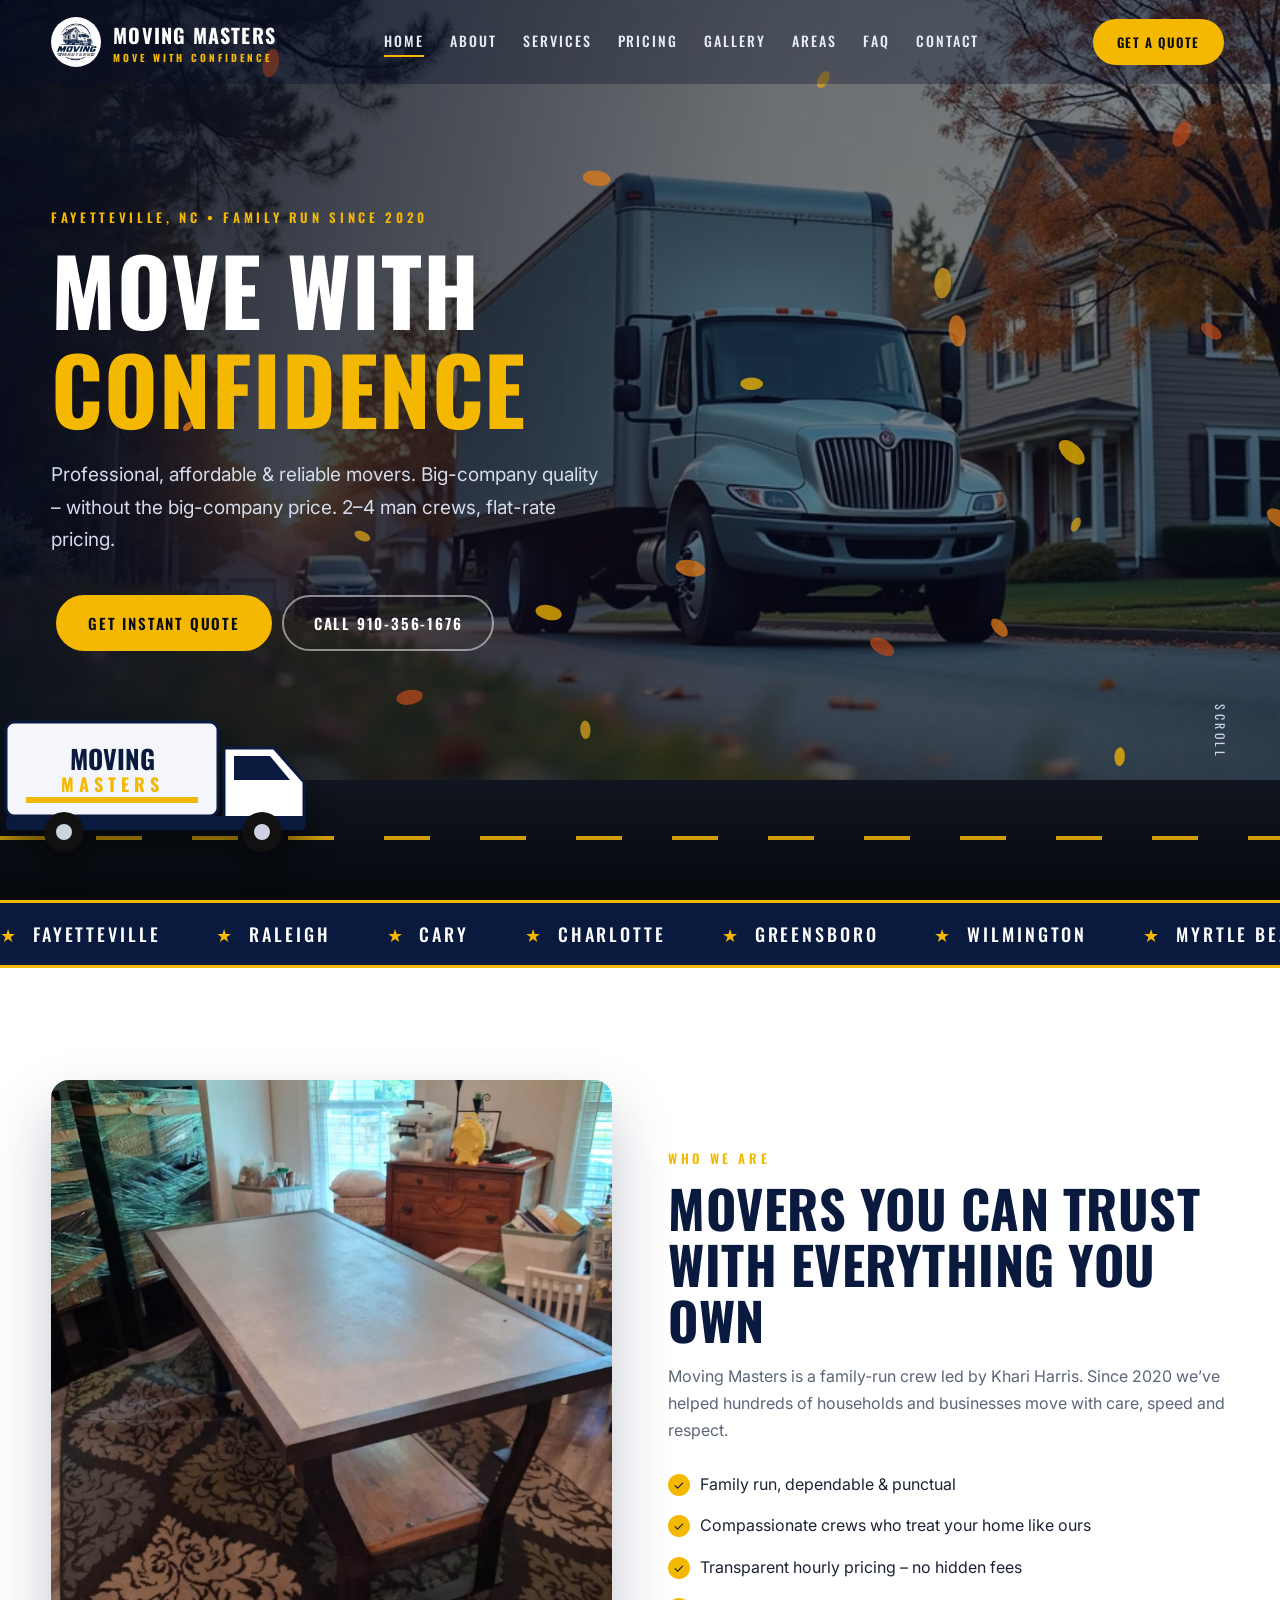
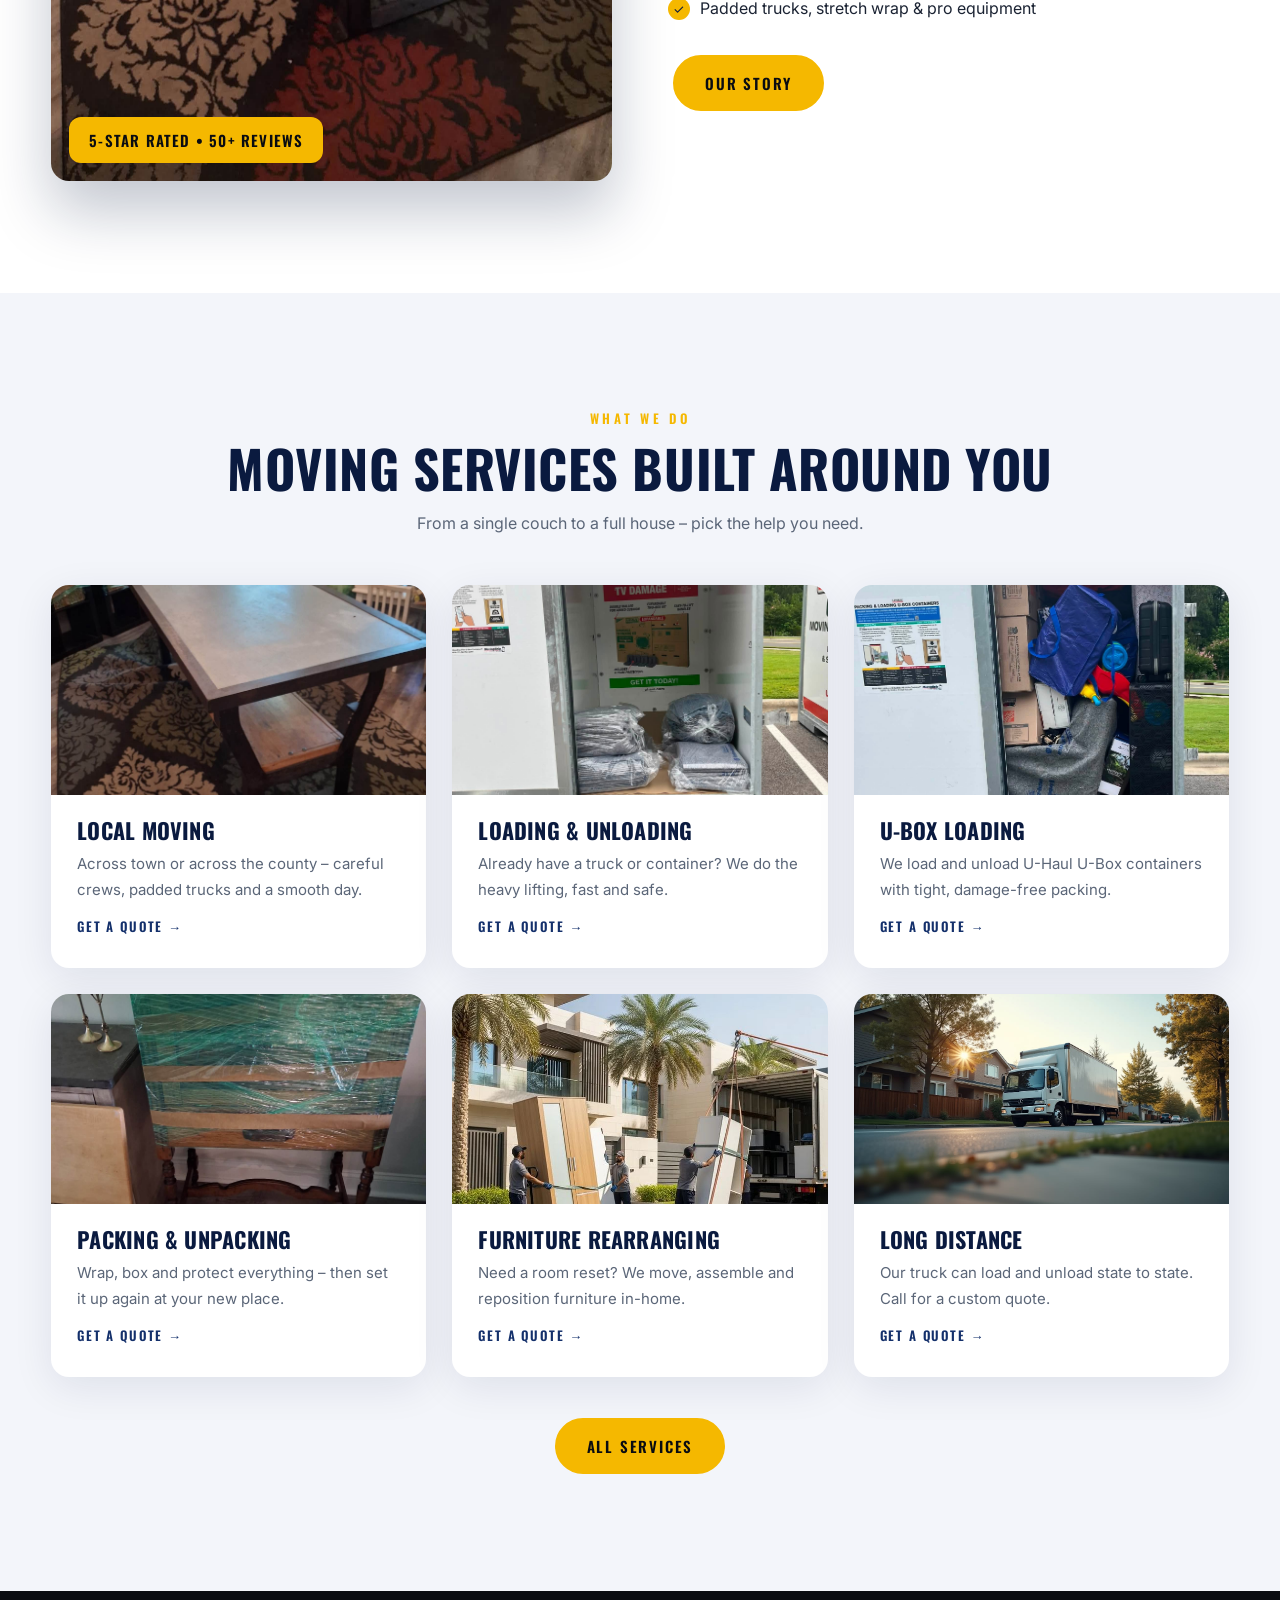
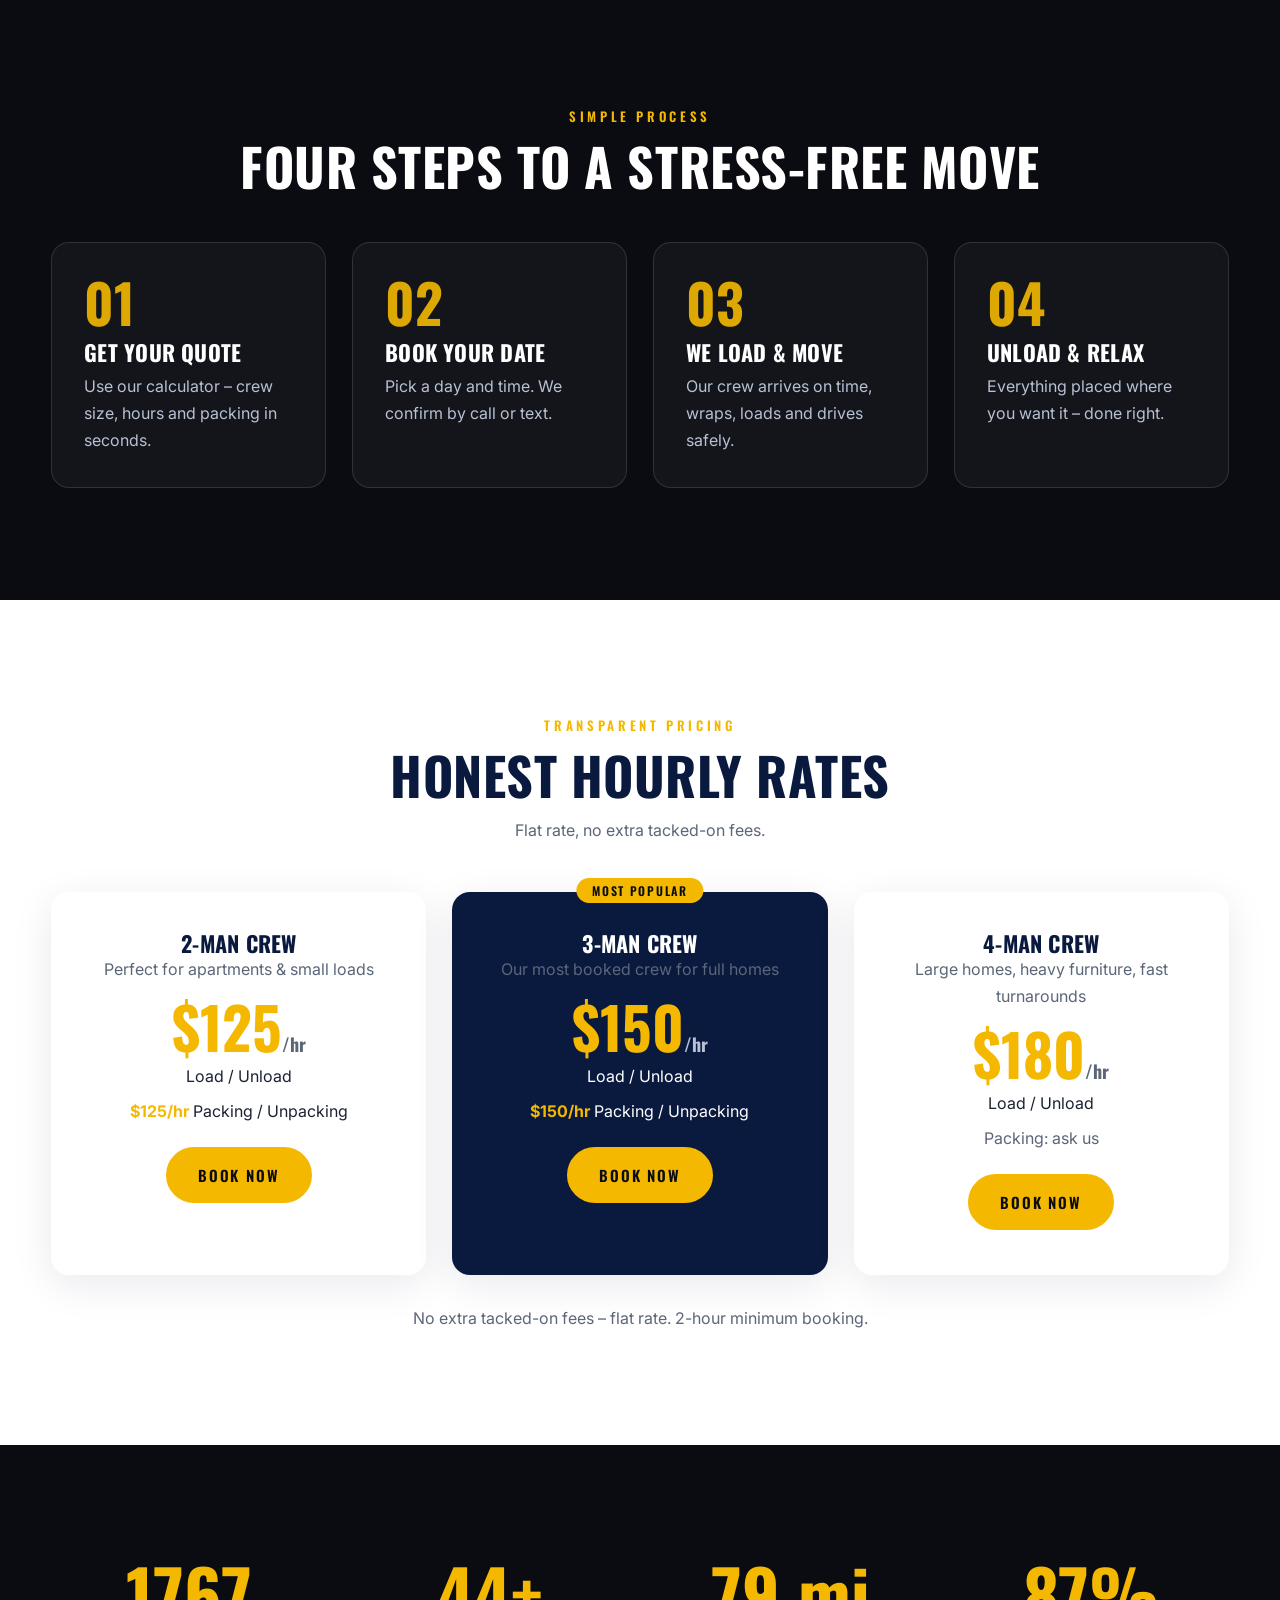
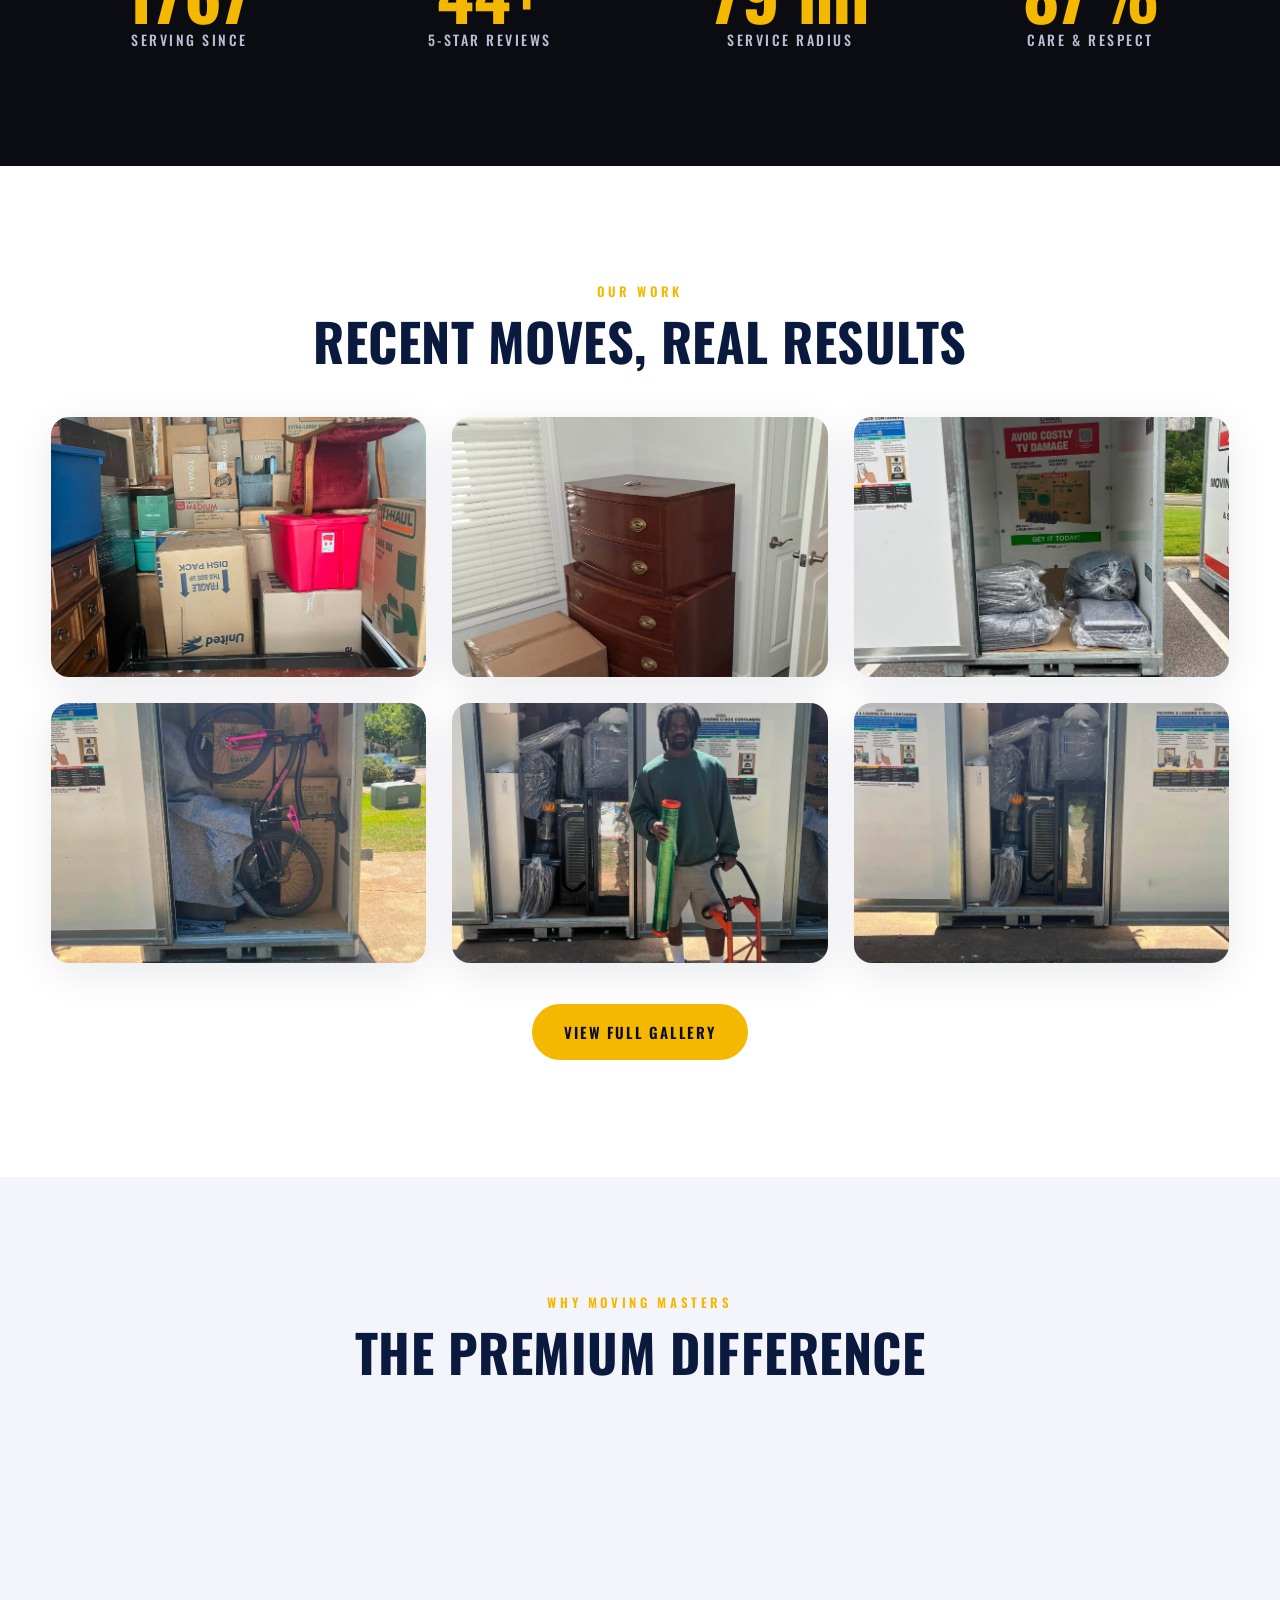
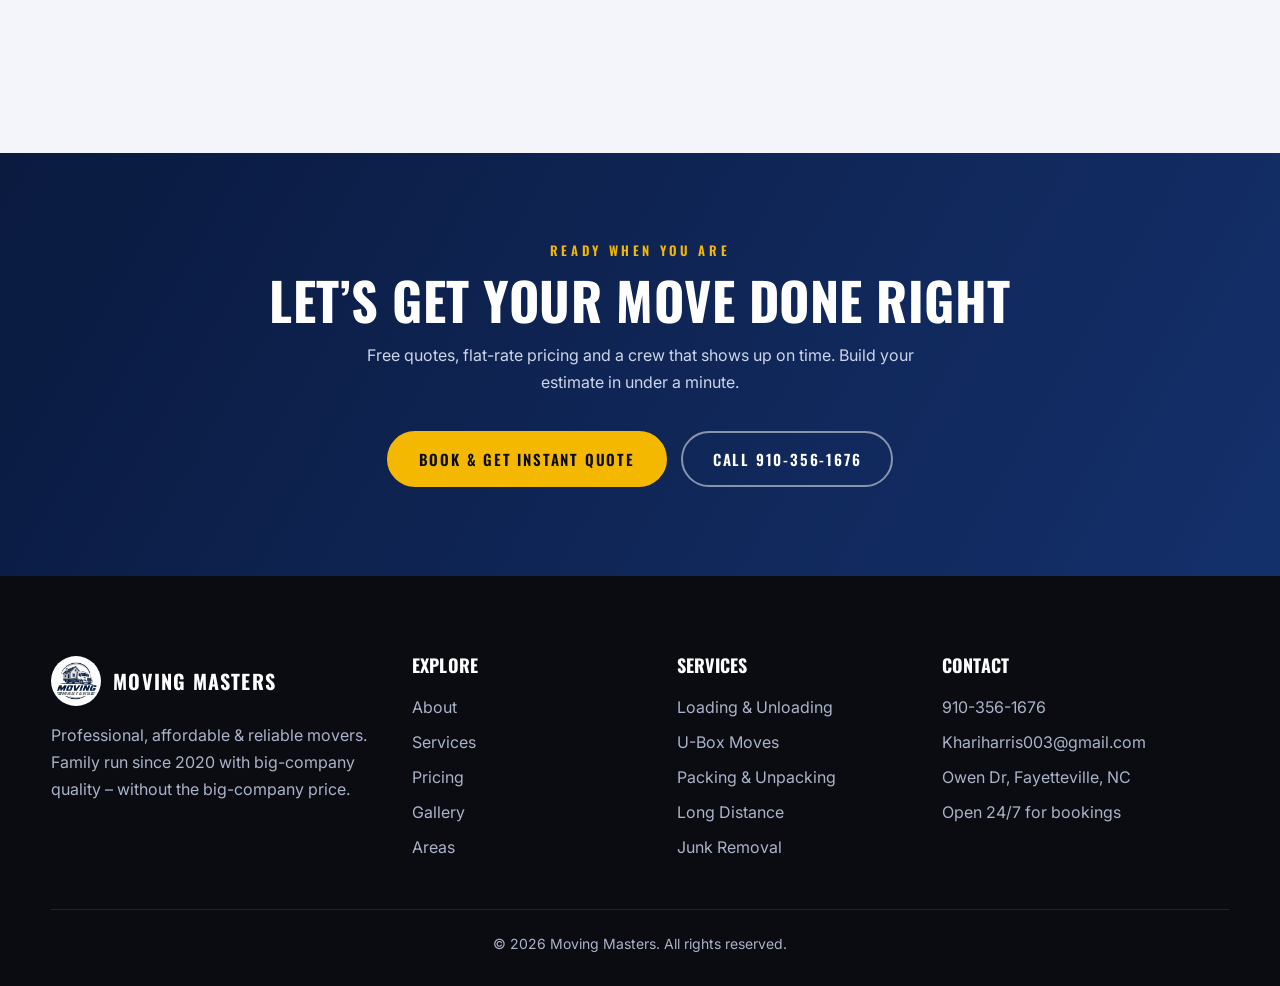
<file: index.html>
<!doctype html>
<html lang="en">
  <head>
    <meta charset="utf-8" />
    <meta
      name="viewport"
      content="width=device-width,initial-scale=1"
    />
    <title>
      Premium Movers in Fayetteville, NC | Moving Masters –
      Fayetteville, NC Movers
    </title>
    <meta
      name="description"
      content="Professional, affordable & reliable movers in Fayetteville, NC. Loading, unloading, U-Box, packing & long distance within 90 miles."
    />
    <meta
      name="theme-color"
      content="#0a1a3f"
    />
    <link
      rel="icon"
      href="assets/img/move-logo.jpg"
    />
    <link
      rel="preconnect"
      href="https://fonts.googleapis.com"
    />
    <link
      href="https://fonts.googleapis.com/css2?family=Inter:wght@400;500;600&family=Oswald:wght@400;500;600;700&display=swap"
      rel="stylesheet"
    />
    <link
      rel="stylesheet"
      href="css/style.css"
    />
    <script>
      document.documentElement.classList.add("js");
    </script>
  </head>
  <body>
    <header class="hd">
      <div class="wrap nav">
        <a
          class="brand"
          href="index.html"
          ><img
            src="assets/img/move-logo.jpg"
            alt="Moving Masters logo"
          /><span
            >Moving Masters<small
              >Move with confidence</small
            ></span
          ></a
        >
        <ul>
          <li>
            <a
              href="index.html"
              class="on"
              >Home</a
            >
          </li>
          <li><a href="about.html">About</a></li>
          <li><a href="services.html">Services</a></li>
          <li><a href="pricing.html">Pricing</a></li>
          <li><a href="gallery.html">Gallery</a></li>
          <li><a href="areas.html">Areas</a></li>
          <li><a href="faq.html">FAQ</a></li>
          <li><a href="contact.html">Contact</a></li>
        </ul>
        <a
          class="btn"
          href="booking.html"
          >Get a Quote</a
        ><button
          class="bg"
          aria-label="Menu"
        >
          <span></span><span></span><span></span>
        </button>
      </div>
    </header>
    <section class="hero">
      <div class="bgimg"></div>
      <canvas id="leaves"></canvas>
      <div class="wrap">
        <div class="in">
          <span class="eyebrow"
            >Fayetteville, NC • Family Run Since 2020</span
          >
          <h1>Move With <em>Confidence</em></h1>
          <p class="sub">
            Professional, affordable &amp; reliable movers.
            Big-company quality – without the big-company
            price. 2–4 man crews, flat-rate pricing.
          </p>
          <div>
            <a
              class="btn"
              href="booking.html"
              >Get Instant Quote</a
            ><a
              class="btn o"
              href="tel:910-356-1676"
              >Call 910-356-1676</a
            >
          </div>
        </div>
      </div>
      <span class="scroll">SCROLL</span>
      <div class="road"></div>
      <svg
        class="truck"
        viewBox="0 0 330 150"
        aria-hidden="true"
      >
        <rect
          x="6"
          y="14"
          width="212"
          height="94"
          rx="8"
          fill="#f4f6fb"
        />
        <rect
          x="6"
          y="14"
          width="212"
          height="94"
          rx="8"
          fill="none"
          stroke="#0a1a3f"
          stroke-width="3"
        />
        <path
          d="M26 92h172"
          stroke="#f5b800"
          stroke-width="6"
        />
        <text
          x="112"
          y="62"
          text-anchor="middle"
          font-family="Oswald,sans-serif"
          font-weight="700"
          font-size="26"
          fill="#0a1a3f"
        >
          MOVING
        </text>
        <text
          x="112"
          y="84"
          text-anchor="middle"
          font-family="Oswald,sans-serif"
          font-weight="700"
          font-size="18"
          letter-spacing="5"
          fill="#f5b800"
        >
          MASTERS
        </text>
        <path
          d="M224 40h50l30 34v40h-80z"
          fill="#fff"
          stroke="#0a1a3f"
          stroke-width="3"
        />
        <path
          d="M234 48h36l20 24h-56z"
          fill="#0a1a3f"
        />
        <rect
          x="6"
          y="108"
          width="300"
          height="14"
          rx="4"
          fill="#0a1a3f"
        />
        <g class="wh">
          <circle
            cx="64"
            cy="124"
            r="20"
            fill="#111"
          />
          <circle
            cx="64"
            cy="124"
            r="8"
            fill="#ccd2e0"
          />
        </g>
        <g class="wh">
          <circle
            cx="262"
            cy="124"
            r="20"
            fill="#111"
          />
          <circle
            cx="262"
            cy="124"
            r="8"
            fill="#ccd2e0"
          />
        </g>
      </svg>
    </section>
    <div class="strip">
      <div>
        <span>Fayetteville</span><span>Raleigh</span
        ><span>Cary</span><span>Charlotte</span
        ><span>Greensboro</span><span>Wilmington</span
        ><span>Myrtle Beach</span><span>Fayetteville</span
        ><span>Raleigh</span><span>Cary</span
        ><span>Charlotte</span><span>Greensboro</span
        ><span>Wilmington</span><span>Myrtle Beach</span>
      </div>
    </div>
    <section class="sec">
      <div class="wrap split">
        <div class="photo rv">
          <img
            src="assets/img/moving7.jpg"
            alt="Moving Masters crew member"
            loading="lazy"
          /><b>5-Star Rated • 50+ Reviews</b>
        </div>
        <div class="rv">
          <span class="eyebrow">Who We Are</span>
          <h2>
            Movers You Can Trust With Everything You Own
          </h2>
          <p class="lead">
            Moving Masters is a family-run crew led by Khari
            Harris. Since 2020 we’ve helped hundreds of
            households and businesses move with care, speed
            and respect.
          </p>
          <ul class="ck">
            <li>Family run, dependable &amp; punctual</li>
            <li>
              Compassionate crews who treat your home like
              ours
            </li>
            <li>
              Transparent hourly pricing – no hidden fees
            </li>
            <li>
              Padded trucks, stretch wrap &amp; pro
              equipment
            </li>
          </ul>
          <a
            class="btn"
            style="margin-top: 26px"
            href="about.html"
            >Our Story</a
          >
        </div>
      </div>
    </section>
    <section class="sec alt">
      <div class="wrap">
        <div class="head c rv">
          <span class="eyebrow">What We Do</span>
          <h2>Moving Services Built Around You</h2>
          <p class="lead">
            From a single couch to a full house – pick the
            help you need.
          </p>
        </div>
        <div class="grid">
          <article class="card rv">
            <div class="im">
              <img
                src="assets/img/moving7.jpg"
                alt="Local Moving"
                loading="lazy"
              />
            </div>
            <div class="bd">
              <h3>Local Moving</h3>
              <p>
                Across town or across the county – careful
                crews, padded trucks and a smooth day.
              </p>
              <a
                class="m"
                href="booking.html"
                >Get a quote →</a
              >
            </div>
          </article>
          <article class="card rv">
            <div class="im">
              <img
                src="assets/img/moving3.jpg"
                alt="Loading &amp; Unloading"
                loading="lazy"
              />
            </div>
            <div class="bd">
              <h3>Loading &amp; Unloading</h3>
              <p>
                Already have a truck or container? We do the
                heavy lifting, fast and safe.
              </p>
              <a
                class="m"
                href="booking.html"
                >Get a quote →</a
              >
            </div>
          </article>
          <article class="card rv">
            <div class="im">
              <img
                src="assets/img/moving4.jpg"
                alt="U-Box Loading"
                loading="lazy"
              />
            </div>
            <div class="bd">
              <h3>U-Box Loading</h3>
              <p>
                We load and unload U-Haul U-Box containers
                with tight, damage-free packing.
              </p>
              <a
                class="m"
                href="booking.html"
                >Get a quote →</a
              >
            </div>
          </article>
          <article class="card rv">
            <div class="im">
              <img
                src="assets/img/moving6.jpg"
                alt="Packing &amp; Unpacking"
                loading="lazy"
              />
            </div>
            <div class="bd">
              <h3>Packing &amp; Unpacking</h3>
              <p>
                Wrap, box and protect everything – then set
                it up again at your new place.
              </p>
              <a
                class="m"
                href="booking.html"
                >Get a quote →</a
              >
            </div>
          </article>
          <article class="card rv">
            <div class="im">
              <img
                src="assets/img/local.jpg"
                alt="Furniture Rearranging"
                loading="lazy"
              />
            </div>
            <div class="bd">
              <h3>Furniture Rearranging</h3>
              <p>
                Need a room reset? We move, assemble and
                reposition furniture in-home.
              </p>
              <a
                class="m"
                href="booking.html"
                >Get a quote →</a
              >
            </div>
          </article>
          <article class="card rv">
            <div class="im">
              <img
                src="assets/img/trucking.jpg"
                alt="Long Distance"
                loading="lazy"
              />
            </div>
            <div class="bd">
              <h3>Long Distance</h3>
              <p>
                Our truck can load and unload state to
                state. Call for a custom quote.
              </p>
              <a
                class="m"
                href="booking.html"
                >Get a quote →</a
              >
            </div>
          </article>
        </div>
        <p style="text-align: center; margin-top: 36px">
          <a
            class="btn"
            href="services.html"
            >All Services</a
          >
        </p>
      </div>
    </section>

    <section class="sec dark">
      <div class="wrap">
        <div class="head c rv">
          <span class="eyebrow">Simple Process</span>
          <h2>Four Steps To A Stress-Free Move</h2>
        </div>
        <div class="gridmini steps">
          <div class="step rv">
            <h3>Get Your Quote</h3>
            <p>
              Use our calculator – crew size, hours and
              packing in seconds.
            </p>
          </div>
          <div class="step rv">
            <h3>Book Your Date</h3>
            <p>
              Pick a day and time. We confirm by call or
              text.
            </p>
          </div>
          <div class="step rv">
            <h3>We Load &amp; Move</h3>
            <p>
              Our crew arrives on time, wraps, loads and
              drives safely.
            </p>
          </div>
          <div class="step rv">
            <h3>Unload &amp; Relax</h3>
            <p>
              Everything placed where you want it – done
              right.
            </p>
          </div>
        </div>
      </div>
    </section>
    <section class="sec">
      <div class="wrap">
        <div class="head c rv">
          <span class="eyebrow">Transparent Pricing</span>
          <h2>Honest Hourly Rates</h2>
          <p class="lead">
            Flat rate, no extra tacked-on fees.
          </p>
        </div>
        <div class="grid">
          <div class="price rv">
            <h3>2-Man Crew</h3>
            <p style="color: var(--m)">
              Perfect for apartments &amp; small loads
            </p>
            <div class="n">$125<small>/hr</small></div>
            <p>Load / Unload</p>
            <p style="margin-top: 8px">
              <b style="color: var(--g)">$125/hr</b> Packing
              / Unpacking
            </p>
            <a
              class="btn"
              style="margin-top: 22px"
              href="booking.html"
              >Book Now</a
            >
          </div>
          <div class="price f rv">
            <h3>3-Man Crew</h3>
            <p style="color: var(--m)">
              Our most booked crew for full homes
            </p>
            <div class="n">$150<small>/hr</small></div>
            <p>Load / Unload</p>
            <p style="margin-top: 8px">
              <b style="color: var(--g)">$150/hr</b> Packing
              / Unpacking
            </p>
            <a
              class="btn"
              style="margin-top: 22px"
              href="booking.html"
              >Book Now</a
            >
          </div>
          <div class="price rv">
            <h3>4-Man Crew</h3>
            <p style="color: var(--m)">
              Large homes, heavy furniture, fast turnarounds
            </p>
            <div class="n">$180<small>/hr</small></div>
            <p>Load / Unload</p>
            <p style="margin-top: 8px; color: var(--m)">
              Packing: ask us
            </p>
            <a
              class="btn"
              style="margin-top: 22px"
              href="booking.html"
              >Book Now</a
            >
          </div>
        </div>
        <p
          class="lead rv"
          style="text-align: center; margin: 30px auto 0"
        >
          No extra tacked-on fees – flat rate. 2-hour
          minimum booking.
        </p>
      </div>
    </section>
    <section class="sec dark">
      <div class="wrap stats rv">
        <div>
          <b
            data-n="2020"
            data-s=""
            >0</b
          ><span>Serving Since</span>
        </div>
        <div>
          <b
            data-n="50"
            data-s="+"
            >0</b
          ><span>5-Star Reviews</span>
        </div>
        <div>
          <b
            data-n="90"
            data-s=" mi"
            >0</b
          ><span>Service Radius</span>
        </div>
        <div>
          <b
            data-n="100"
            data-s="%"
            >0</b
          ><span>Care &amp; Respect</span>
        </div>
      </div>
    </section>
    <section class="sec">
      <div class="wrap">
        <div class="head c rv">
          <span class="eyebrow">Our Work</span>
          <h2>Recent Moves, Real Results</h2>
        </div>
        <div class="grid">
          <div class="card rv">
            <div
              class="im"
              style="height: 260px"
            >
              <img
                src="assets/img/moving1.jpg"
                alt="Moving Masters recent job"
                loading="lazy"
              />
            </div>
          </div>
          <div class="card rv">
            <div
              class="im"
              style="height: 260px"
            >
              <img
                src="assets/img/moving2.jpg"
                alt="Moving Masters recent job"
                loading="lazy"
              />
            </div>
          </div>
          <div class="card rv">
            <div
              class="im"
              style="height: 260px"
            >
              <img
                src="assets/img/moving3.jpg"
                alt="Moving Masters recent job"
                loading="lazy"
              />
            </div>
          </div>
          <div class="card rv">
            <div
              class="im"
              style="height: 260px"
            >
              <img
                src="assets/img/moving8.jpg"
                alt="Moving Masters recent job"
                loading="lazy"
              />
            </div>
          </div>
          <div class="card rv">
            <div
              class="im"
              style="height: 260px"
            >
              <img
                src="assets/img/moving5.jpg"
                alt="Moving Masters recent job"
                loading="lazy"
              />
            </div>
          </div>
          <div class="card rv">
            <div
              class="im"
              style="height: 260px"
            >
              <img
                src="assets/img/moving9.jpg"
                alt="Moving Masters recent job"
                loading="lazy"
              />
            </div>
          </div>
        </div>
        <p style="text-align: center; margin-top: 36px">
          <a
            class="btn"
            href="gallery.html"
            >View Full Gallery</a
          >
        </p>
      </div>
    </section>
    <section class="sec alt">
      <div class="wrap">
        <div class="head c rv">
          <span class="eyebrow">Why Moving Masters</span>
          <h2>The Premium Difference</h2>
        </div>
        <div class="gridmini">
          <div class="feat rv">
            <i>👨‍👩‍👧</i>
            <h3>Family Run</h3>
            <p>
              Personal service from owner Khari Harris and
              his crew.
            </p>
          </div>
          <div class="feat rv">
            <i>🛡️</i>
            <h3>Dependable</h3>
            <p>
              We show up, finish the job and protect your
              belongings.
            </p>
          </div>
          <div class="feat rv">
            <i>⏱️</i>
            <h3>Punctual</h3>
            <p>
              Your time matters – we arrive when we say we
              will.
            </p>
          </div>
          <div class="feat rv">
            <i>💛</i>
            <h3>Compassionate</h3>
            <p>Moving is emotional. We make it easier.</p>
          </div>
        </div>
      </div>
    </section>
    <section class="cta">
      <div class="wrap rv">
        <span class="eyebrow">Ready when you are</span>
        <h2>Let’s Get Your Move Done Right</h2>
        <p>
          Free quotes, flat-rate pricing and a crew that
          shows up on time. Build your estimate in under a
          minute.
        </p>
        <a
          class="btn"
          href="booking.html"
          >Book &amp; Get Instant Quote</a
        >
        <a
          class="btn o"
          href="tel:910-356-1676"
          >Call 910-356-1676</a
        >
      </div>
    </section>
    <footer class="ft">
      <div class="wrap grid">
        <div>
          <a
            class="brand"
            href="index.html"
            ><img
              src="assets/img/move-logo.jpg"
              alt="Moving Masters"
            /><span>Moving Masters</span></a
          >
          <p style="margin-top: 16px">
            Professional, affordable &amp; reliable movers.
            Family run since 2020 with big-company quality –
            without the big-company price.
          </p>
        </div>
        <div>
          <h3>Explore</h3>
          <ul>
            <li><a href="about.html">About</a></li>
            <li><a href="services.html">Services</a></li>
            <li><a href="pricing.html">Pricing</a></li>
            <li><a href="gallery.html">Gallery</a></li>
            <li><a href="areas.html">Areas</a></li>
          </ul>
        </div>
        <div>
          <h3>Services</h3>
          <ul>
            <li>Loading &amp; Unloading</li>
            <li>U-Box Moves</li>
            <li>Packing &amp; Unpacking</li>
            <li>Long Distance</li>
            <li>Junk Removal</li>
          </ul>
        </div>
        <div>
          <h3>Contact</h3>
          <ul>
            <li>
              <a href="tel:910-356-1676">910-356-1676</a>
            </li>
            <li>
              <a href="mailto:Khariharris003@gmail.com"
                >Khariharris003@gmail.com</a
              >
            </li>
            <li>Owen Dr, Fayetteville, NC</li>
            <li>Open 24/7 for bookings</li>
          </ul>
        </div>
      </div>
      <div class="wrap cp">
        © 2026 Moving Masters. All rights reserved.
      </div>
    </footer>
    <a
      class="call"
      href="tel:910-356-1676"
      aria-label="Call us"
      >📞</a
    >
    <div class="lb">
      <button aria-label="Close">×</button><img alt="" />
    </div>
    <script src="js/config.js"></script>
    <script src="js/main.js"></script>
  </body>
</html>
</file>
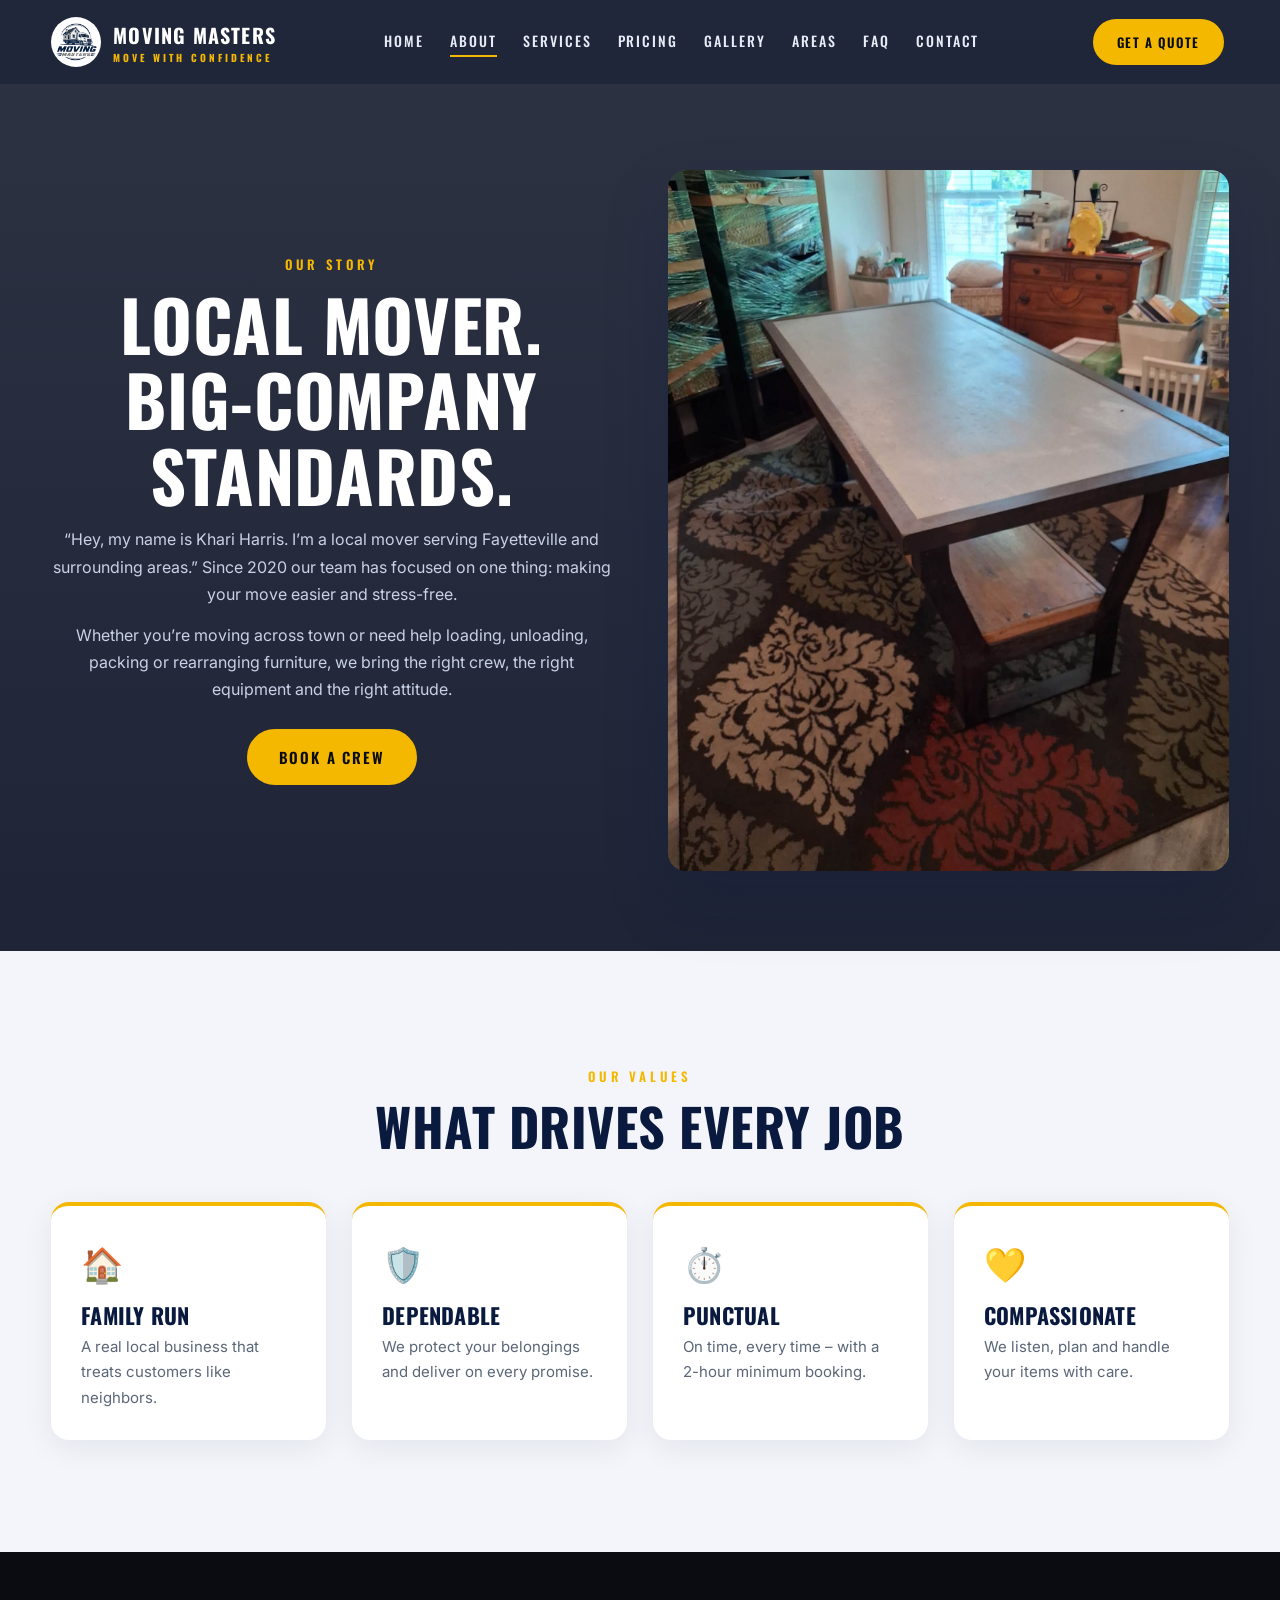
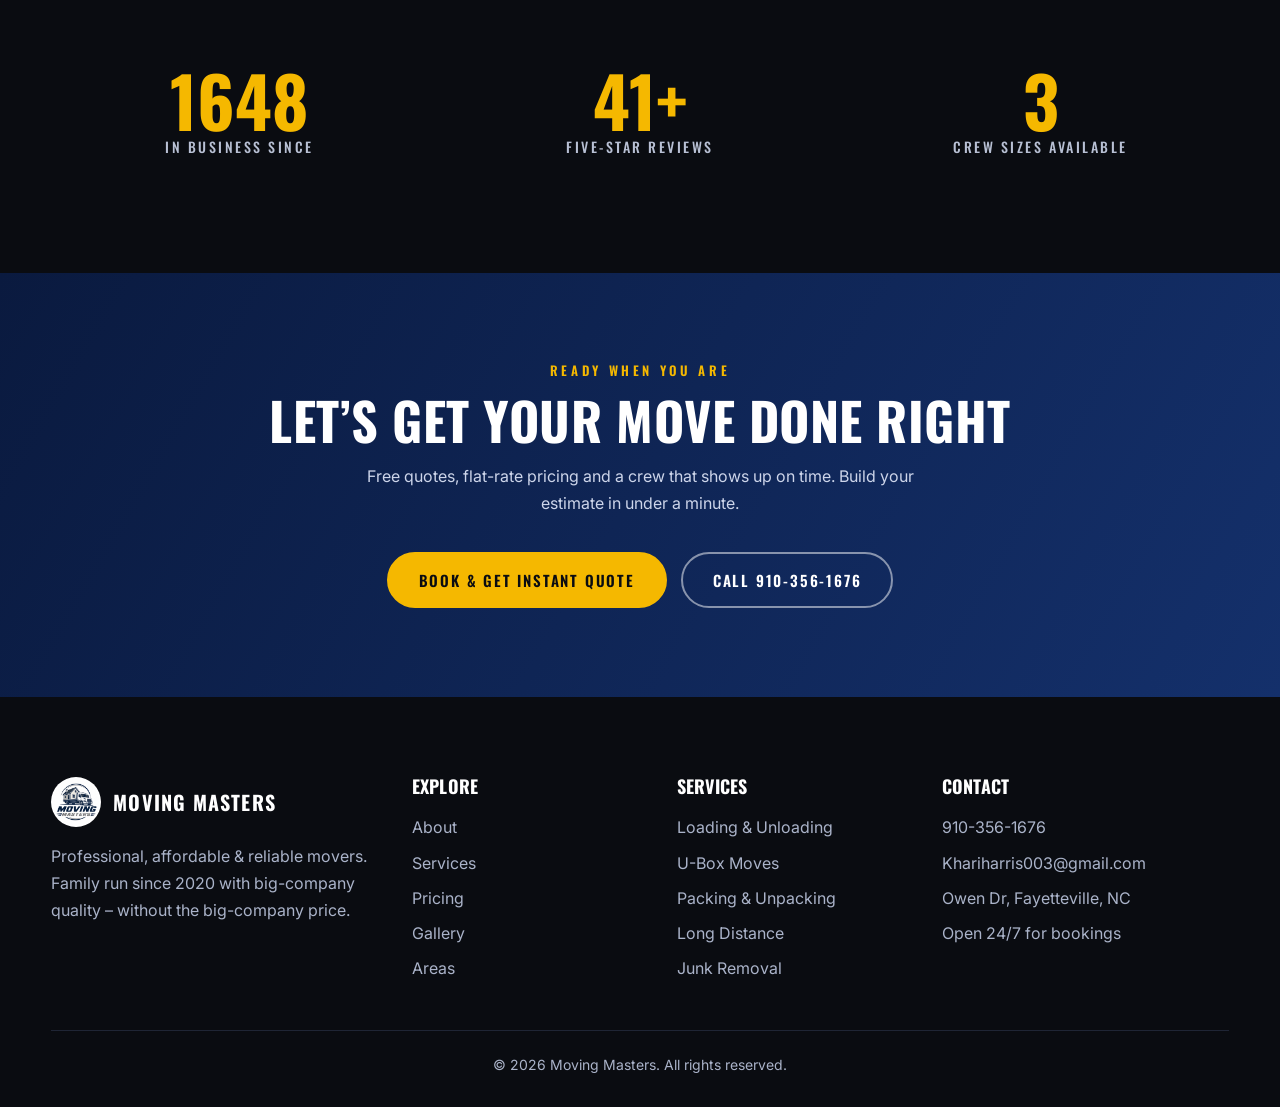
<file: about.html>
<!doctype html>
<html lang="en">
  <head>
    <meta charset="utf-8" />
    <meta
      name="viewport"
      content="width=device-width,initial-scale=1"
    />
    <title>
      About Us | Moving Masters – Fayetteville, NC Movers
    </title>
    <meta
      name="description"
      content="Family-run, dependable and punctual – meet the team behind Moving Masters."
    />
    <meta
      name="theme-color"
      content="#0a1a3f"
    />
    <link
      rel="icon"
      href="assets/img/move-logo.jpg"
    />
    <link
      rel="preconnect"
      href="https://fonts.googleapis.com"
    />
    <link
      href="https://fonts.googleapis.com/css2?family=Inter:wght@400;500;600&family=Oswald:wght@400;500;600;700&display=swap"
      rel="stylesheet"
    />
    <link
      rel="stylesheet"
      href="css/style.css"
    />
    <script>
      document.documentElement.classList.add("js");
    </script>
  </head>
  <body>
    <header class="hd">
      <div class="wrap nav">
        <a
          class="brand"
          href="index.html"
          ><img
            src="assets/img/move-logo.jpg"
            alt="Moving Masters logo"
          /><span
            >Moving Masters<small
              >Move with confidence</small
            ></span
          ></a
        >
        <ul>
          <li><a href="index.html">Home</a></li>
          <li>
            <a
              href="about.html"
              class="on"
              >About</a
            >
          </li>
          <li><a href="services.html">Services</a></li>
          <li><a href="pricing.html">Pricing</a></li>
          <li><a href="gallery.html">Gallery</a></li>
          <li><a href="areas.html">Areas</a></li>
          <li><a href="faq.html">FAQ</a></li>
          <li><a href="contact.html">Contact</a></li>
        </ul>
        <a
          class="btn"
          href="booking.html"
          >Get a Quote</a
        ><button
          class="bg"
          aria-label="Menu"
        >
          <span></span><span></span><span></span>
        </button>
      </div>
    </header>

    <section class="page">
      <div class="wrap split">
        <div class="rv">
          <span class="eyebrow">Our Story</span>
          <h1>Local Mover. Big-Company Standards.</h1>
          <p class="lead">
            “Hey, my name is Khari Harris. I’m a local mover
            serving Fayetteville and surrounding areas.”
            Since 2020 our team has focused on one thing:
            making your move easier and stress-free.
          </p>
          <p class="lead">
            Whether you’re moving across town or need help
            loading, unloading, packing or rearranging
            furniture, we bring the right crew, the right
            equipment and the right attitude.
          </p>
          <a
            class="btn"
            style="margin-top: 26px"
            href="booking.html"
            >Book A Crew</a
          >
        </div>
        <div class="photo rv">
          <img
            src="assets/img/moving7.jpg"
            alt="Moving Masters mover"
            loading="lazy"
          />
        </div>
      </div>
    </section>
    <section class="sec alt">
      <div class="wrap">
        <div class="head c rv">
          <span class="eyebrow">Our Values</span>
          <h2>What Drives Every Job</h2>
        </div>
        <div class="gridmini">
          <div class="feat rv">
            <i>🏠</i>
            <h3>Family Run</h3>
            <p>
              A real local business that treats customers
              like neighbors.
            </p>
          </div>
          <div class="feat rv">
            <i>🛡️</i>
            <h3>Dependable</h3>
            <p>
              We protect your belongings and deliver on
              every promise.
            </p>
          </div>
          <div class="feat rv">
            <i>⏱️</i>
            <h3>Punctual</h3>
            <p>
              On time, every time – with a 2-hour minimum
              booking.
            </p>
          </div>
          <div class="feat rv">
            <i>💛</i>
            <h3>Compassionate</h3>
            <p>
              We listen, plan and handle your items with
              care.
            </p>
          </div>
        </div>
      </div>
    </section>
    <section class="sec dark">
      <div class="wrap stats rv">
        <div>
          <b data-n="2020">0</b
          ><span>In Business Since</span>
        </div>
        <div>
          <b
            data-n="50"
            data-s="+"
            >0</b
          ><span>Five-Star Reviews</span>
        </div>
        <div>
          <b
            data-n="4"
            data-s=""
            >0</b
          ><span>Crew Sizes Available</span>
        </div>
      </div>
    </section>
    <section class="cta">
      <div class="wrap rv">
        <span class="eyebrow">Ready when you are</span>
        <h2>Let’s Get Your Move Done Right</h2>
        <p>
          Free quotes, flat-rate pricing and a crew that
          shows up on time. Build your estimate in under a
          minute.
        </p>
        <a
          class="btn"
          href="booking.html"
          >Book &amp; Get Instant Quote</a
        >
        <a
          class="btn o"
          href="tel:910-356-1676"
          >Call 910-356-1676</a
        >
      </div>
    </section>
    <footer class="ft">
      <div class="wrap grid">
        <div>
          <a
            class="brand"
            href="index.html"
            ><img
              src="assets/img/move-logo.jpg"
              alt="Moving Masters"
            /><span>Moving Masters</span></a
          >
          <p style="margin-top: 16px">
            Professional, affordable &amp; reliable movers.
            Family run since 2020 with big-company quality –
            without the big-company price.
          </p>
        </div>
        <div>
          <h3>Explore</h3>
          <ul>
            <li><a href="about.html">About</a></li>
            <li><a href="services.html">Services</a></li>
            <li><a href="pricing.html">Pricing</a></li>
            <li><a href="gallery.html">Gallery</a></li>
            <li><a href="areas.html">Areas</a></li>
          </ul>
        </div>
        <div>
          <h3>Services</h3>
          <ul>
            <li>Loading &amp; Unloading</li>
            <li>U-Box Moves</li>
            <li>Packing &amp; Unpacking</li>
            <li>Long Distance</li>
            <li>Junk Removal</li>
          </ul>
        </div>
        <div>
          <h3>Contact</h3>
          <ul>
            <li>
              <a href="tel:910-356-1676">910-356-1676</a>
            </li>
            <li>
              <a href="mailto:Khariharris003@gmail.com"
                >Khariharris003@gmail.com</a
              >
            </li>
            <li>Owen Dr, Fayetteville, NC</li>
            <li>Open 24/7 for bookings</li>
          </ul>
        </div>
      </div>
      <div class="wrap cp">
        © 2026 Moving Masters. All rights reserved.
      </div>
    </footer>
    <a
      class="call"
      href="tel:910-356-1676"
      aria-label="Call us"
      >📞</a
    >
    <div class="lb">
      <button aria-label="Close">×</button><img alt="" />
    </div>
    <script src="js/config.js"></script>
    <script src="js/main.js"></script>
  </body>
</html>
</file>
<file: css/style.css>
:root {
  --n: #0a1a3f;
  --n2: #14306b;
  --g: #f5b800;
  --k: #0a0c11;
  --s: #f3f5fa;
  --t: #1b2333;
  --m: #5b6678;
  --r: 18px;
}
* {
  box-sizing: border-box;
  margin: 0;
  padding: 0;
}
html {
  scroll-behavior: smooth;
}
body {
  font:
    16px/1.7 "Inter",
    system-ui,
    sans-serif;
  color: var(--t);
  background: #fff;
  overflow-x: hidden;
}
img {
  max-width: 100%;
  display: block;
}
a {
  color: inherit;
  text-decoration: none;
}
h1,
h2,
h3 {
  font-family: "Oswald", sans-serif;
  text-transform: uppercase;
  line-height: 1.08;
  letter-spacing: 0.01em;
}
h2 {
  font-size: clamp(30px, 4.4vw, 52px);
  color: var(--n);
}
h3 {
  font-size: 22px;
  color: var(--n);
}
.wrap {
  width: min(1180px, 92%);
  margin: auto;
}
.sec {
  padding: clamp(64px, 9vw, 112px) 0;
}
.alt {
  background: var(--s);
}
.dark {
  background: var(--k);
  color: #fff;
}
.dark h2,
.dark h3 {
  color: #fff;
}
.eyebrow {
  display: inline-block;
  color: var(--g);
  font: 600 13px "Oswald";
  letter-spacing: 0.28em;
  text-transform: uppercase;
  margin-bottom: 12px;
}
.lead {
  color: var(--m);
  max-width: 640px;
  margin-top: 14px;
}
.dark .lead {
  color: #b8c0d4;
}
.head {
  margin-bottom: 48px;
}
.head.c {
  text-align: center;
}
.head.c .lead {
  margin-inline: auto;
}
.btn {
  display: inline-flex;
  align-items: center;
  gap: 10px;
  margin: 5px;
  padding: 15px 30px;
  border-radius: 50px;
  font: 600 15px "Oswald";
  letter-spacing: 0.12em;
  text-transform: uppercase;
  border: 2px solid var(--g);
  background: var(--g);
  color: var(--k);
  cursor: pointer;
  transition: 0.3s;
}
.btn:hover {
  transform: translateY(-3px);
  box-shadow: 0 14px 30px rgba(245, 184, 0, 0.35);
}
.btn.o {
  margin: 5px;
  background: transparent;
  color: #fff;
  border-color: rgba(255, 255, 255, 0.5);
}
.btn.o:hover {
  border-color: var(--g);
  color: var(--g);
  box-shadow: none;
}
/* header */
.hd {
  position: fixed;
  inset: 0 0 auto;
  z-index: 50;
  transition: 0.4s;
  padding: 14px 0;
  background: rgba(8, 16, 40, 0.329);
}
.hd.sc {
  background: rgba(8, 16, 40, 0.94);

  padding: 8px 0;
  box-shadow: 0 8px 30px rgba(0, 0, 0, 0.25);
}
.nav {
  display: flex;
  align-items: center;
  justify-content: space-between;
  gap: 20px;
}
.brand {
  display: flex;
  align-items: center;
  gap: 12px;
  color: #fff;
  font: 700 20px "Oswald";
  letter-spacing: 0.06em;
  text-transform: uppercase;
}
.brand img {
  width: 50px;
  height: 50px;
  border-radius: 50%;
  background: #fff;
  object-fit: contain;
  padding: 2px;
}
.brand small {
  display: block;
  font-size: 10px;
  letter-spacing: 0.3em;
  color: var(--g);
}
.nav ul {
  display: flex;
  gap: 26px;
  list-style: none;
}
.nav ul a {
  color: #e8ecf7;
  font: 500 14px "Oswald";
  letter-spacing: 0.14em;
  text-transform: uppercase;
  position: relative;
  padding: 6px 0;
}
.nav ul a:after {
  content: "";
  position: absolute;
  left: 0;
  bottom: 0;
  height: 2px;
  width: 0;
  background: var(--g);
  transition: 0.3s;
}
.nav ul a:hover:after,
.nav ul a.on:after {
  width: 100%;
}
.bg {
  display: none;
  background: none;
  border: 0;
  width: 44px;
  height: 44px;
  cursor: pointer;
}
.bg span {
  display: block;
  height: 2px;
  background: #fff;
  margin: 7px 8px;
  transition: 0.3s;
}
.nav .btn {
  padding: 11px 22px;
  font-size: 13px;
}
/* hero */
.hero {
  position: relative;
  min-height: 100svh;
  display: flex;
  align-items: center;
  color: #fff;
  overflow: hidden;
  background: #07102a;
}
.hero .bgimg {
  position: absolute;
  inset: -4%;
  background: url(../assets/img/hero-section-image.jpg)
    center/cover;
  animation: kb 22s ease-in-out infinite alternate;
  will-change: transform;
}
.hero:before {
  content: "";
  position: absolute;
  inset: 0;
  z-index: 1;
  background: linear-gradient(
    100deg,
    rgba(5, 11, 30, 0.88) 8%,
    rgba(5, 11, 30, 0.58) 55%,
    rgba(5, 11, 30, 0.45)
  );
}
#leaves {
  position: absolute;
  inset: 0;
  z-index: 2;
  pointer-events: none;
  width: 100%;
  height: 100%;
}
.hero .in {
  position: relative;
  z-index: 3;
  padding: 150px 0 190px;
  max-width: 760px;
}
.hero h1 {
  font-size: clamp(40px, 7.4vw, 92px);
  color: #fff;
}
.hero h1 em {
  font-style: normal;
  color: var(--g);
}
.hero h1 .w {
  display: inline-block;
  overflow: hidden;
  vertical-align: top;
}
.hero h1 .w i {
  display: inline-block;
  font-style: inherit;
  transform: translateY(110%);
  animation: up 0.9s cubic-bezier(0.2, 0.8, 0.2, 1) forwards;
  animation-delay: calc(var(--d) * 0.09s + 0.2s);
}
.hero p.sub {
  font-size: 19px;
  color: #d6dcec;
  margin: 22px 0 34px;
  max-width: 560px;
  opacity: 0;
  animation: fd 1s 0.9s forwards;
}
.hero .cta {
  display: flex;
  gap: 14px;
  flex-wrap: wrap;
  opacity: 0;
  animation: fd 1s 1.2s forwards;
}
.road {
  position: absolute;
  left: 0;
  right: 0;
  bottom: 0;
  height: 120px;
  z-index: 3;
  background: linear-gradient(#10151f, #06080d);
}
.road:before {
  content: "";
  position: absolute;
  left: 0;
  right: 0;
  top: 56px;
  height: 4px;
  background: repeating-linear-gradient(
    90deg,
    var(--g) 0 46px,
    transparent 46px 96px
  );
  animation: rd 1.2s linear infinite;
  opacity: 0.85;
}
.truck {
  position: absolute;
  bottom: 42px;
  left: 0;
  width: min(330px, 62vw);
  z-index: 4;
  animation: drive 15s linear infinite;
  filter: drop-shadow(0 16px 14px rgba(0, 0, 0, 0.5));
}
.truck .wh {
  transform-origin: center;
  transform-box: fill-box;
  animation: sp 0.5s linear infinite;
}
.truck {
  animation-name: drive, bob;
}
.truck {
  animation-duration: 15s, 0.7s;
}
.truck {
  animation-iteration-count: infinite, infinite;
}
.truck {
  animation-timing-function: linear, ease-in-out;
}
.scroll {
  position: absolute;
  z-index: 5;
  right: 4%;
  bottom: 140px;
  font: 12px "Oswald";
  letter-spacing: 0.3em;
  writing-mode: vertical-rl;
  color: #cfd6ea;
}
@keyframes up {
  to {
    transform: none;
  }
}
@keyframes fd {
  from {
    opacity: 0;
    transform: translateY(20px);
  }
  to {
    opacity: 1;
    transform: none;
  }
}
@keyframes kb {
  to {
    transform: scale(1.1) translate(-1.5%, -1%);
  }
}
@keyframes rd {
  to {
    background-position-x: -96px;
  }
}
@keyframes drive {
  from {
    left: -380px;
  }
  to {
    left: 110%;
  }
}
@keyframes bob {
  50% {
    margin-bottom: 3px;
  }
}
@keyframes sp {
  to {
    transform: rotate(360deg);
  }
}
.page {
  padding: 170px 0 80px;
  background:
    linear-gradient(
      rgba(6, 12, 32, 0.84),
      rgba(6, 12, 32, 0.9)
    ),
    var(--pi, none) center/cover;
  color: #fff;
  text-align: center;
}
.page h1 {
  font-size: clamp(38px, 6vw, 70px);
}
.page p {
  color: #c9d1e6;
  max-width: 620px;
  margin: 14px auto 0;
}
/* blocks */
.strip {
  background: var(--n);
  color: #fff;
  overflow: hidden;
  padding: 18px 0;
  border-block: 3px solid var(--g);
}
.strip div {
  display: flex;
  gap: 56px;
  width: max-content;
  animation: mq 30s linear infinite;
  font: 500 18px "Oswald";
  letter-spacing: 0.16em;
  text-transform: uppercase;
}
.strip span:before {
  content: "★";
  color: var(--g);
  margin-right: 14px;
}
@keyframes mq {
  to {
    transform: translateX(-50%);
  }
}
.grid {
  display: grid;
  gap: 26px;
  grid-template-columns: repeat(
    auto-fit,
    minmax(300px, 1fr)
  );
}
.gridmini {
  display: grid;
  gap: 26px;
  grid-template-columns: repeat(
    auto-fit,
    minmax(270px, 1fr)
  );
}
.split {
  display: grid;
  gap: 56px;
  grid-template-columns: 1fr 1fr;
  align-items: center;
}
.card {
  background: #fff;
  border-radius: var(--r);
  overflow: hidden;
  box-shadow: 0 10px 40px rgba(10, 26, 63, 0.09);
  transition: 0.4s;
  display: flex;
  flex-direction: column;
}
.card:hover {
  transform: translateY(-8px);
  box-shadow: 0 22px 50px rgba(10, 26, 63, 0.18);
}
.card .im {
  height: 210px;
  overflow: hidden;
}
.card .im img {
  width: 100%;
  height: 100%;
  object-fit: cover;
  transition: 0.7s;
}
.card:hover .im img {
  transform: scale(1.08);
}
.card .bd {
  padding: 24px 26px 28px;
}
.card p {
  color: var(--m);
  margin-top: 8px;
  font-size: 15px;
}
.card a.m {
  display: inline-block;
  margin-top: 14px;
  color: var(--n2);
  font: 600 13px "Oswald";
  letter-spacing: 0.14em;
  text-transform: uppercase;
}
.photo {
  position: relative;
  border-radius: var(--r);
  overflow: hidden;
  box-shadow: 0 30px 60px rgba(10, 26, 63, 0.25);
}
.photo img {
  width: 100%;
  aspect-ratio: 4/5;
  object-fit: cover;
}
.photo b {
  position: absolute;
  left: 18px;
  bottom: 18px;
  background: var(--g);
  color: var(--k);
  padding: 12px 20px;
  border-radius: 12px;
  font: 600 15px "Oswald";
  letter-spacing: 0.08em;
  text-transform: uppercase;
}
.ck {
  list-style: none;
  margin-top: 20px;
}
.ck li {
  padding: 7px 0 7px 32px;
  position: relative;
}
.ck li:before {
  content: "✓";
  position: absolute;
  left: 0;
  color: var(--n);
  background: var(--g);
  width: 22px;
  height: 22px;
  border-radius: 50%;
  font-size: 13px;
  text-align: center;
  line-height: 22px;
  top: 10px;
}
.steps {
  counter-reset: s;
}
.step {
  padding: 32px;
  border: 1px solid rgba(255, 255, 255, 0.12);
  border-radius: var(--r);
  position: relative;
  background: rgba(255, 255, 255, 0.04);
}
.step:before {
  counter-increment: s;
  content: "0" counter(s);
  font: 700 54px "Oswald";
  color: var(--g);
  opacity: 0.9;
  display: block;
  line-height: 1;
  margin-bottom: 12px;
}
.step p {
  color: #b8c0d4;
  margin-top: 8px;
}
.price {
  text-align: center;
  padding: 40px 28px;
  background: #fff;
  border-radius: var(--r);
  box-shadow: 0 10px 40px rgba(10, 26, 63, 0.09);
  position: relative;
  transition: 0.4s;
}
.price:hover {
  transform: translateY(-8px);
}
.price.f {
  background: var(--n);
  color: #fff;
}
.price.f h3 {
  color: #fff;
}
.price.f:before {
  content: "Most Popular";
  position: absolute;
  top: -14px;
  left: 50%;
  transform: translateX(-50%);
  background: var(--g);
  color: var(--k);
  padding: 4px 16px;
  border-radius: 20px;
  font: 600 12px "Oswald";
  letter-spacing: 0.14em;
  text-transform: uppercase;
}
.price .n {
  font: 700 58px "Oswald";
  color: var(--g);
  line-height: 1.1;
  margin: 12px 0 4px;
}
.price .n small {
  font-size: 18px;
  color: var(--m);
}
.price.f small {
  color: #b8c0d4;
}
.stats {
  display: grid;
  grid-template-columns: repeat(
    auto-fit,
    minmax(170px, 1fr)
  );
  gap: 24px;
  text-align: center;
}
.stats b {
  display: block;
  font: 700 clamp(44px, 6vw, 70px) "Oswald";
  color: var(--g);
  line-height: 1;
}
.stats span {
  color: #b8c0d4;
  font: 500 14px "Oswald";
  letter-spacing: 0.18em;
  text-transform: uppercase;
}
.feat {
  padding: 30px;
  border-radius: var(--r);
  background: #fff;
  box-shadow: 0 8px 30px rgba(10, 26, 63, 0.07);
  border-top: 4px solid var(--g);
}
.feat i {
  font-style: normal;
  font-size: 34px;
  display: block;
  margin-bottom: 10px;
}
.feat p {
  color: var(--m);
  font-size: 15px;
  margin-top: 6px;
}
.cta {
  background: linear-gradient(120deg, var(--n), var(--n2));
  color: #fff;
  text-align: center;
  padding: 84px 0;
  position: relative;
  overflow: hidden;
}
.cta h2 {
  color: #fff;
}
.cta p {
  color: #cdd5ea;
  margin: 14px auto 30px;
  max-width: 560px;
}
table {
  width: 100%;
  border-collapse: collapse;
  background: #fff;
  border-radius: var(--r);
  overflow: hidden;
  box-shadow: 0 10px 40px rgba(10, 26, 63, 0.09);
}
th {
  background: var(--n);
  color: #fff;
  font: 500 15px "Oswald";
  letter-spacing: 0.14em;
  text-transform: uppercase;
  text-align: left;
}
th,
td {
  padding: 18px 22px;
}
td {
  border-bottom: 1px solid #e7eaf3;
}
td b {
  color: var(--n2);
}
.tw {
  overflow-x: auto;
}
/* gallery */
.fl {
  display: flex;
  flex-wrap: wrap;
  gap: 10px;
  justify-content: center;
  margin-bottom: 34px;
}
.fl button {
  padding: 10px 22px;
  border-radius: 40px;
  border: 1px solid #cdd4e4;
  background: #fff;
  font: 500 14px "Oswald";
  letter-spacing: 0.12em;
  text-transform: uppercase;
  cursor: pointer;
  transition: 0.3s;
}
.fl button.on,
.fl button:hover {
  background: var(--n);
  color: #fff;
  border-color: var(--n);
}
.gal {
  columns: 3 260px;
  column-gap: 18px;
}
.gal figure {
  break-inside: avoid;
  margin-bottom: 18px;
  border-radius: 14px;
  overflow: hidden;
  position: relative;
  cursor: zoom-in;
}
.gal img {
  width: 100%;
  transition: 0.6s;
}
.gal figure:hover img {
  transform: scale(1.06);
}
.gal figcaption {
  position: absolute;
  inset: auto 0 0;
  padding: 34px 16px 14px;
  background: linear-gradient(
    transparent,
    rgba(5, 11, 30, 0.9)
  );
  color: #fff;
  font: 500 14px "Oswald";
  letter-spacing: 0.1em;
  text-transform: uppercase;
  transform: translateY(100%);
  transition: 0.4s;
}
.gal figure:hover figcaption {
  transform: none;
}
.gal figure.h {
  display: none;
}
.ba {
  position: relative;
  border-radius: var(--r);
  overflow: hidden;
  aspect-ratio: 16/10;
  user-select: none;
  box-shadow: 0 20px 50px rgba(10, 26, 63, 0.2);
}
.ba img {
  position: absolute;
  inset: 0;
  width: 100%;
  height: 100%;
  object-fit: cover;
}
.ba .af {
  clip-path: inset(0 0 0 50%);
}
.ba input {
  position: absolute;
  inset: 0;
  width: 100%;
  height: 100%;
  opacity: 0;
  cursor: ew-resize;
  z-index: 3;
}
.ba .ln {
  position: absolute;
  top: 0;
  bottom: 0;
  left: 50%;
  width: 3px;
  background: var(--g);
  z-index: 2;
}
.ba .ln:after {
  content: "↔";
  position: absolute;
  top: 50%;
  left: 50%;
  transform: translate(-50%, -50%);
  width: 46px;
  height: 46px;
  border-radius: 50%;
  background: var(--g);
  display: grid;
  place-items: center;
  font-weight: 700;
}
.ba em {
  position: absolute;
  top: 14px;
  z-index: 2;
  background: rgba(5, 11, 30, 0.75);
  color: #fff;
  padding: 4px 14px;
  border-radius: 20px;
  font: 500 12px "Oswald";
  letter-spacing: 0.14em;
  text-transform: uppercase;
  font-style: normal;
}
.lb {
  position: fixed;
  inset: 0;
  background: rgba(3, 7, 20, 0.94);
  z-index: 99;
  display: none;
  place-items: center;
  padding: 20px;
}
.lb.o {
  display: grid;
}
.lb img {
  max-height: 88vh;
  border-radius: 10px;
}
.lb button {
  position: absolute;
  top: 18px;
  right: 24px;
  background: none;
  border: 0;
  color: #fff;
  font-size: 42px;
  cursor: pointer;
}
/* forms */
.fm {
  background: #fff;
  border-radius: var(--r);
  padding: 36px;
  box-shadow: 0 20px 60px rgba(10, 26, 63, 0.12);
}
.fg {
  display: grid;
  gap: 18px;
  grid-template-columns: 1fr 1fr;
}
.fg .full {
  grid-column: 1/-1;
}
label {
  font: 500 13px "Oswald";
  letter-spacing: 0.14em;
  text-transform: uppercase;
  color: var(--n);
  display: block;
  margin-bottom: 6px;
}
input,
select,
textarea {
  width: 100%;
  padding: 14px 16px;
  border: 1.5px solid #d6dcea;
  border-radius: 12px;
  font: inherit;
  background: #fbfcfe;
  transition: 0.25s;
}
input:focus,
select:focus,
textarea:focus {
  outline: 0;
  border-color: var(--n2);
  box-shadow: 0 0 0 4px rgba(20, 48, 107, 0.12);
}
.q {
  position: sticky;
  top: 100px;
  background: var(--n);
  color: #fff;
  border-radius: var(--r);
  padding: 34px;
  border-top: 5px solid var(--g);
}
.q h3 {
  color: #fff;
}
.q .tot {
  font: 700 64px "Oswald";
  color: var(--g);
  line-height: 1.1;
  margin: 12px 0;
}
.q li {
  list-style: none;
  display: flex;
  justify-content: space-between;
  padding: 10px 0;
  border-bottom: 1px dashed rgba(255, 255, 255, 0.2);
  color: #cdd5ea;
  font-size: 15px;
}
.q p {
  font-size: 13px;
  color: #9fabc8;
  margin-top: 14px;
}
.bk {
  display: grid;
  gap: 30px;
  grid-template-columns: 1.5fr 1fr;
  align-items: start;
}
.ok {
  display: none;
  text-align: center;
  padding: 30px;
}
.msg {
  margin-top: 14px;
  font-weight: 500;
}
details {
  background: #fff;
  border-radius: 14px;
  margin-bottom: 14px;
  box-shadow: 0 6px 24px rgba(10, 26, 63, 0.07);
  overflow: hidden;
}
summary {
  cursor: pointer;
  padding: 22px 26px;
  font: 500 19px "Oswald";
  letter-spacing: 0.05em;
  color: var(--n);
  list-style: none;
  display: flex;
  justify-content: space-between;
}
summary:after {
  content: "+";
  color: var(--g);
  font-size: 26px;
  line-height: 1;
}
details[open] summary:after {
  content: "–";
}
details p {
  padding: 0 26px 22px;
  color: var(--m);
}
.pill {
  display: inline-block;
  padding: 10px 20px;
  border-radius: 40px;
  background: #fff;
  border: 1px solid #d6dcea;
  margin: 5px;
  font: 500 15px "Oswald";
  letter-spacing: 0.08em;
  text-transform: uppercase;
}
.ft {
  background: var(--k);
  color: #aab3c9;
  padding: 80px 0 30px;
}
.ft .grid {
  grid-template-columns: 1.4fr 1fr 1fr 1.2fr;
}
.ft h3 {
  color: #fff;
  font-size: 18px;
  margin-bottom: 14px;
}
.ft li {
  list-style: none;
  padding: 4px 0;
}
.ft a:hover {
  color: var(--g);
}
.ft .cp {
  border-top: 1px solid #1f2535;
  margin-top: 44px;
  padding-top: 22px;
  font-size: 14px;
  text-align: center;
}
.call {
  display: none;
  position: fixed;
  right: 16px;
  bottom: 16px;
  z-index: 60;
  background: var(--g);
  color: var(--k);
  width: 58px;
  height: 58px;
  border-radius: 50%;
  place-items: center;
  font-size: 26px;
  box-shadow: 0 10px 26px rgba(0, 0, 0, 0.35);
}
.js .rv {
  opacity: 0;
  transform: translateY(30px);
  transition:
    opacity 0.8s,
    transform 0.8s cubic-bezier(0.2, 0.7, 0.2, 1);
  transition-delay: var(--dl, 0s);
}
.js .rv.in {
  opacity: 1;
  transform: none;
}
@media (max-width: 980px) {
  .split,
  .bk {
    grid-template-columns: 1fr;
  }
  .q {
    position: static;
  }
  .ft .grid {
    grid-template-columns: 1fr 1fr;
  }
  .bg {
    display: block;
  }
  .nav ul {
    position: fixed;
    inset: 0 0 0 auto;
    width: min(320px, 82vw);
    background: var(--k);
    flex-direction: column;
    padding: 96px 30px;
    gap: 18px;
    transform: translateX(100%);
    transition: 0.4s;
  }
  .nav ul.o {
    transform: none;
  }
  .nav > .btn {
    display: none;
  }
  .call {
    display: grid;
  }
  .scroll {
    display: none;
  }
}
@media (max-width: 600px) {
  .fg {
    grid-template-columns: 1fr;
  }
  .fm {
    padding: 24px;
  }
  .hero .in {
    padding: 130px 0 170px;
  }
  .js .rv {
    transform: translateY(16px);
  }
  .ft .grid {
    grid-template-columns: 1fr;
  }
  .road {
    height: 96px;
  }
  .road:before {
    top: 44px;
  }

  .btn {
    width: 100%;
    justify-content: center;
  } /* full-width buttons */
  .truck {
    width: min(240px, 60vw);
  }
  .truck {
    bottom: 30px;
  }
}
@media (prefers-reduced-motion: reduce) {
  * {
    animation: none !important;
    transition: none !important;
  }
  .js .rv {
    opacity: 1;
    transform: none;
  }
  .hero h1 .w i {
    transform: none;
  }
  .hero p.sub,
  .hero .cta {
    opacity: 1;
  }
}
</file>
